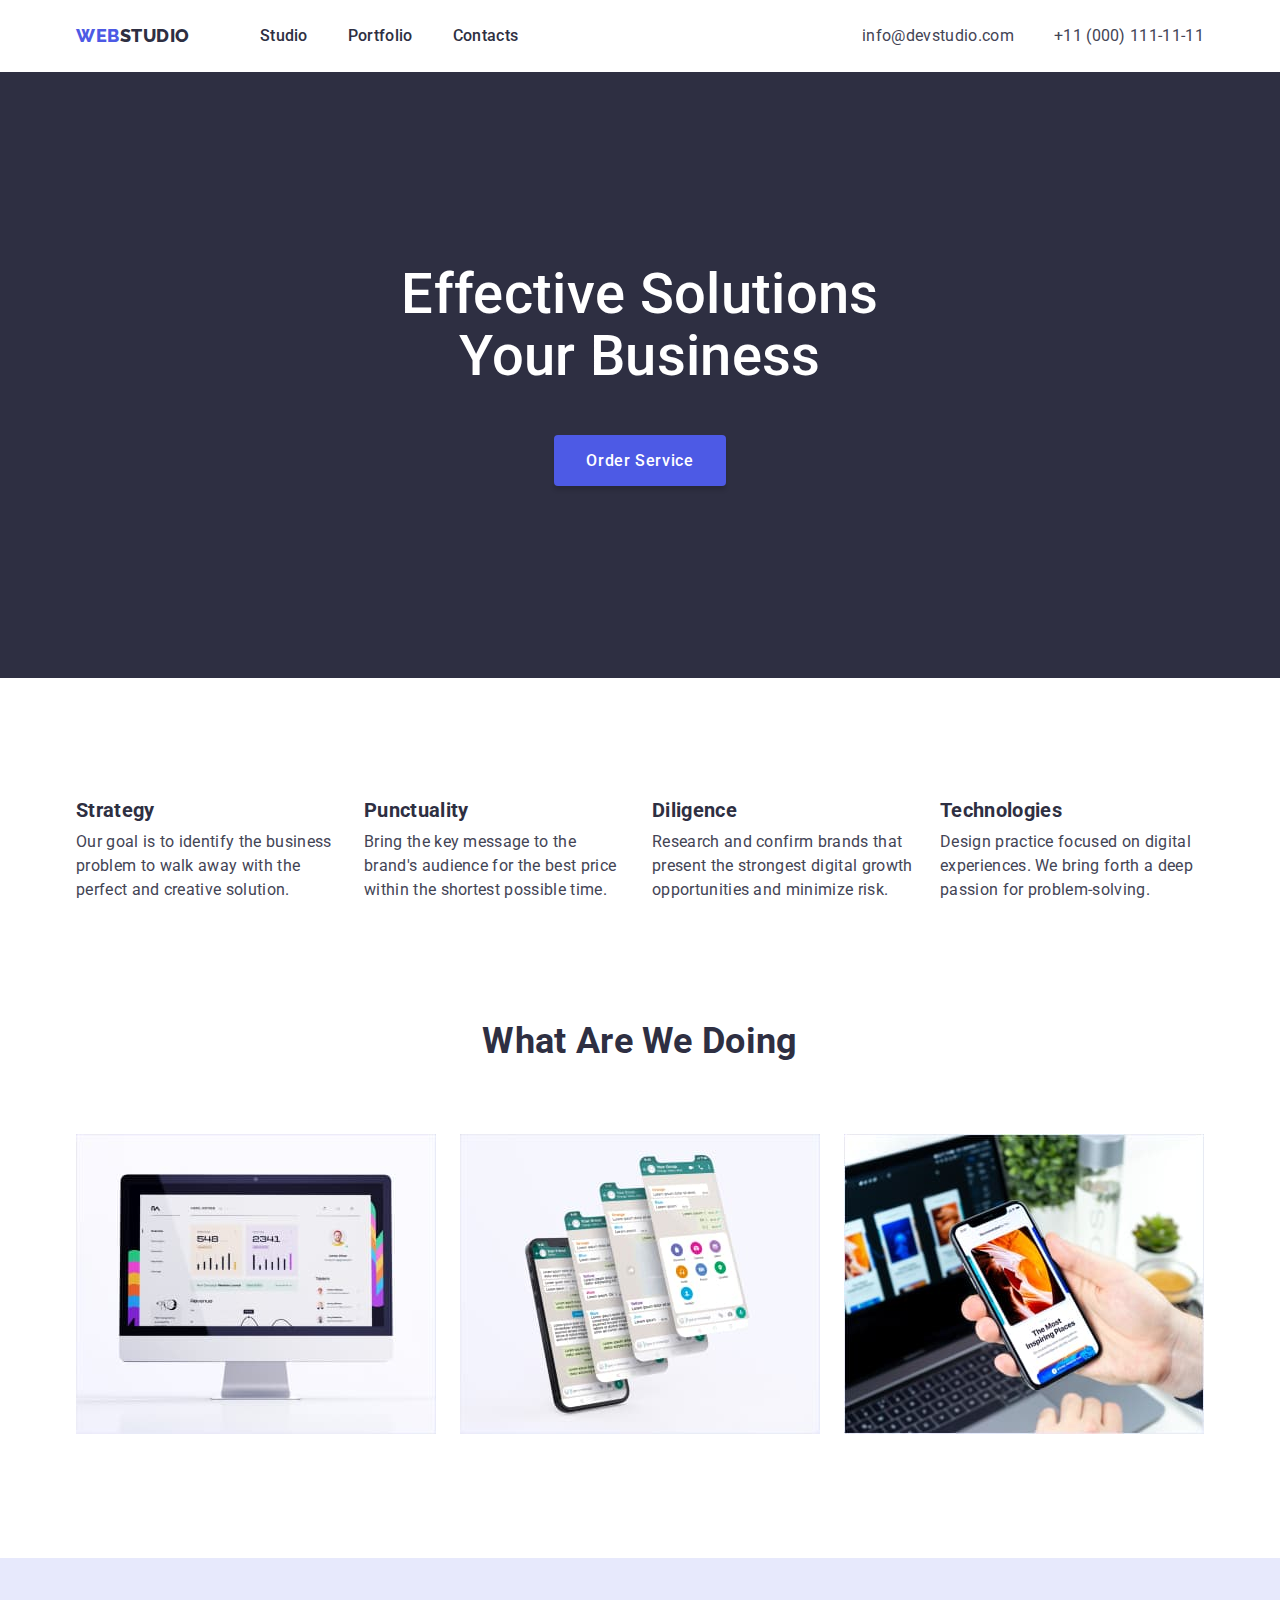
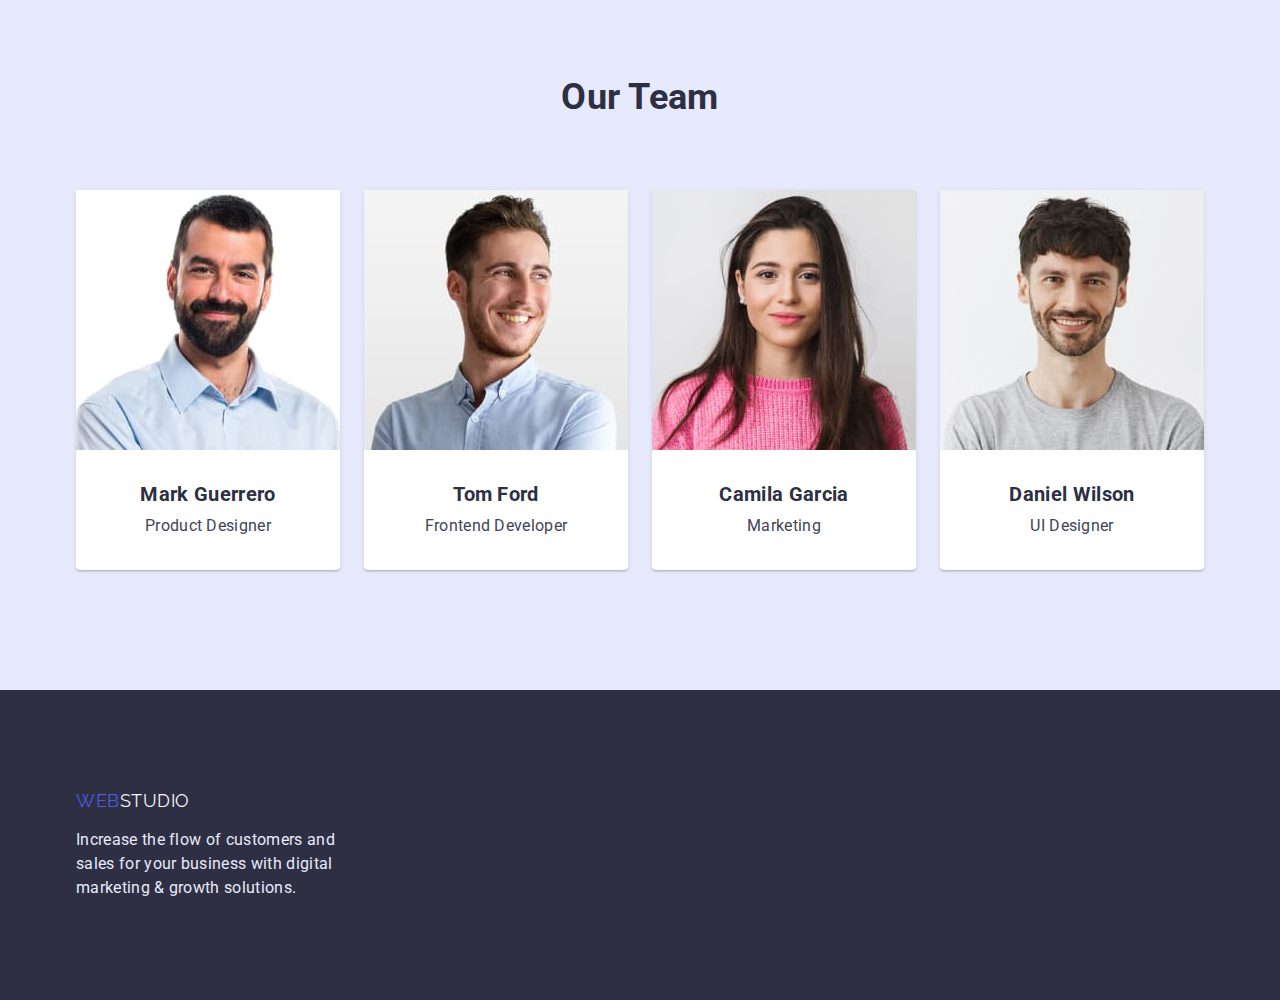
<file: index.html>
<!DOCTYPE html>
<html lang="en">
  <head>
    <meta charset="UTF-8" />
    <meta http-equiv="X-UA-Compatible" content="IE=edge" />
    <meta name="viewport" content="width=device-width , initial-scale=1.0" />
    <title>WebStudio</title>

    <link rel="preconnect" href="https://fonts.googleapis.com" />
    <link rel="preconnect" href="https://fonts.gstatic.com" crossorigin />
    <link href="https://fonts.googleapis.com/css2?family=Raleway:wght@800&family=Roboto:wght@400;500;700;900&display=swap" rel="stylesheet" />

    <link rel="stylesheet" href="https://cdnjs.cloudflare.com/ajax/libs/modern-normalize/1.1.0/modern-normalize.min.css" />
    <link rel="stylesheet" href="./css/styles.css" />
  </head>

  <body>
    <header class="header">
      <div class="container header-list">
        <nav class="header-list">
          <a href="./index.html" class="header-logo link"><span class="logo-decoration">WEB</span>STUDIO</a>
          <ul class="site-nav list header-list">
            <li class="item"><a href="./index.html" class="link">Studio</a></li>
            <li class="item"><a href="./portfolio.html" class="link">Portfolio</a></li>
            <li class="item"><a href="/" class="link">Contacts</a></li>
          </ul>
        </nav>

        <ul class="auth-nav list header-list">
          <li class="item">
            <a href="mailto:info@devstudio.com" class="link">info@devstudio.com</a>
          </li>
          <li class="item">
            <a href="tel:+11(000)111-11-11" class="link">+11 (000) 111-11-11</a>
          </li>
        </ul>
      </div>
    </header>

    <main>
      <section class="hero">
        <div class="container">
          <h1 class="hero-title">
            Effective Solutions<br />
            Your Business
          </h1>
          <button type="button" class="hero-button">Order Service</button>
        </div>
      </section>

      <section class="section">
        <div class="container">
          <h2 hidden>section 2</h2>
          <ul class="list flex">
            <li class="section-two-list">
              <h3 class="title-second">Strategy</h3>
              <p class="text">Our goal is to identify the business problem to walk away with the perfect and creative solution.</p>
            </li>
            <li class="section-two-list">
              <h3 class="title-second">Punctuality</h3>
              <p class="text">Bring the key message to the brand's audience for the best price within the shortest possible time.</p>
            </li>
            <li class="section-two-list">
              <h3 class="title-second">Diligence</h3>
              <p class="text">Research and confirm brands that present the strongest digital growth opportunities and minimize risk.</p>
            </li>
            <li class="section-two-list">
              <h3 class="title-second">Technologies</h3>
              <p class="text">Design practice focused on digital experiences. We bring forth a deep passion for problem-solving.</p>
            </li>
          </ul>
        </div>
      </section>

      <section class="section works">
        <div class="container">
          <h2 class="section-title">What are we doing</h2>
          <ul class="list flex">
            <li>
              <img width="360" height="300" src="./images/photo_1.jpeg" alt="monitor" />
            </li>
            <li>
              <img width="360" height="300" src="./images/photo_2.jpeg" alt="tabs on the device" />
            </li>
            <li>
              <img width="360" height="300" src="./images/photo_3.jpeg" alt="website on a computer and smartphone" />
            </li>
          </ul>
        </div>
      </section>

      <section class="section team">
        <div class="container">
          <h2 class="section-title">Our Team</h2>
          <ul class="list flex">
            <li class="team-member">
              <img width="264" height="260" src="./images/team_1.jpeg" alt="Mark Guerrero's photo" class="images" />
              <div class="name">
                <h3 class="title-second">Mark Guerrero</h3>
                <p class="text">Product Designer</p>
              </div>
            </li>
            <li class="team-member">
              <img width="264" height="260" src="./images/team_2.jpeg" alt="Tom Ford photo's" class="images" />
              <div class="name">
              <h3 class="title-second">Tom Ford</h3>
              <p class="text">Frontend Developer</p>
              </div>
            </li>
            <li class="team-member">
              <img width="264" height="260" src="./images/team_3.jpeg" alt="Camila Garcia's photo" class="images" />
              <div class="name">
              <h3 class="title-second">Camila Garcia</h3>
              <p class="text">Marketing</p>
              </div>
            </li>
            <li class="team-member">
              <img width="264" height="260" src="./images/team_4.jpeg" alt="Daniel Wilson's photo" class="images" />
              <div class="name">
              <h3 class="title-second">Daniel Wilson</h3>
              <p class="text">UI Designer</p>
              </div>
            </li>
          </ul>
        </div>
      </section>
    </main>

    <footer class="footer">
      <div class="container">
        <a href="index.html" class="footer-logo link"><span class="logo-decoration">WEB</span>STUDIO</a>
        <p class="footer-text">Increase the flow of customers and sales for your business with digital marketing & growth solutions.</p>
      </div>
    </footer>
  </body>
</html>
</file>
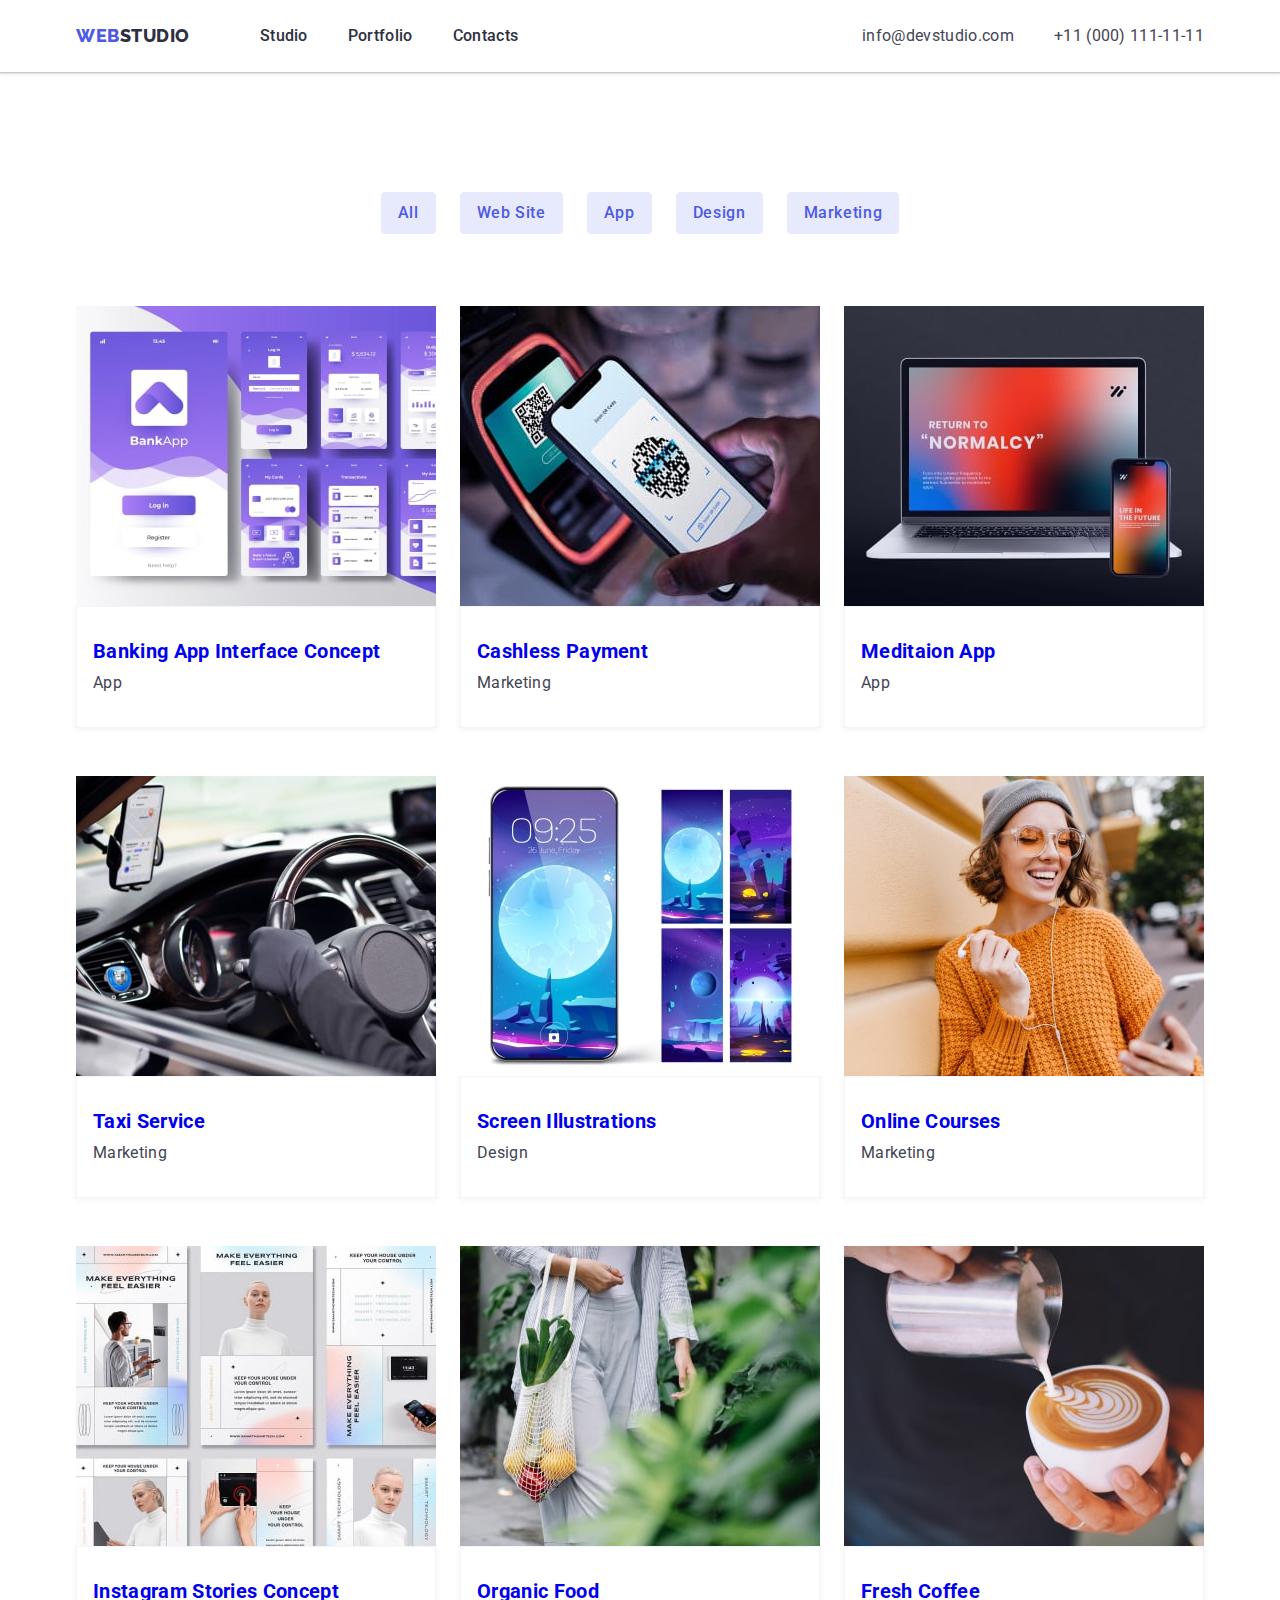
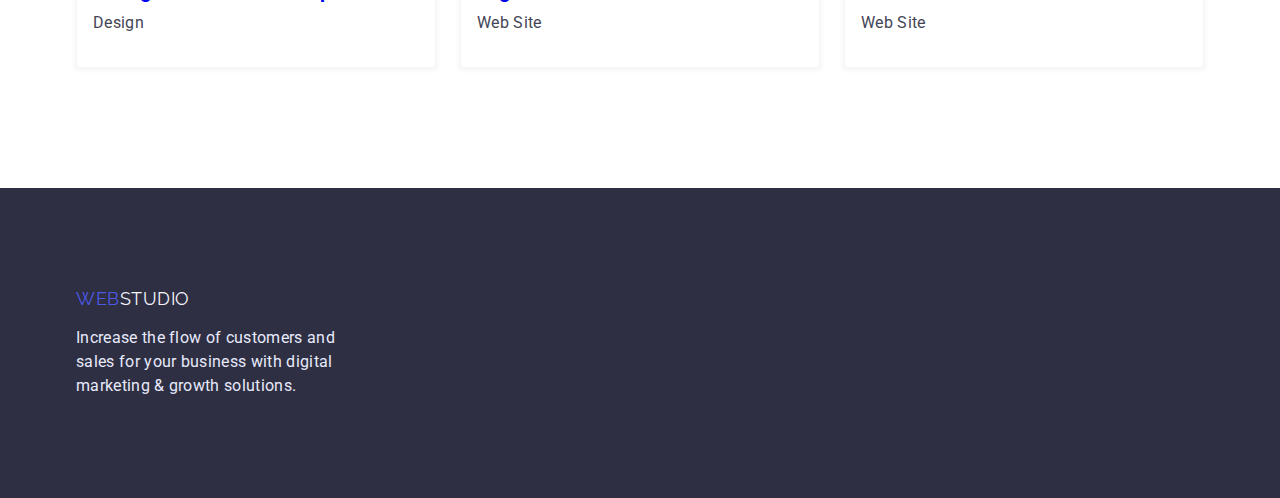
<file: portfolio.html>
<!DOCTYPE html>
<html lang="en">
  <head>
    <meta charset="UTF-8" />
    <meta http-equiv="X-UA-Compatible" content="IE=edge" />
    <meta name="viewport" content="width=device-width , initial-scale=1.0" />
    <title>WebStudio</title>

    <link rel="preconnect" href="https://fonts.googleapis.com" />
    <link rel="preconnect" href="https://fonts.gstatic.com" crossorigin />
    <link href="https://fonts.googleapis.com/css2?family=Raleway:wght@800&family=Roboto:wght@400;500;700;900&display=swap" rel="stylesheet" />

    <link rel="stylesheet" href="https://cdnjs.cloudflare.com/ajax/libs/modern-normalize/1.1.0/modern-normalize.min.css" />
    <link rel="stylesheet" href="./css/styles.css" />
  </head>
  <body>
    <header class="header">
      <div class="container header-list">
        <nav class="header-list">
          <a href="./index.html" class="header-logo link"><span class="logo-decoration">WEB</span>STUDIO</a>
          <ul class="site-nav list header-list">
            <li class="item"><a href="./index.html" class="link">Studio</a></li>
            <li class="item"><a href="./portfolio.html" class="link">Portfolio</a></li>
            <li class="item"><a href="/" class="link">Contacts</a></li>
          </ul>
        </nav>

        <ul class="auth-nav list header-list">
          <li class="item">
            <a href="mailto:info@devstudio.com" class="link">info@devstudio.com</a>
          </li>
          <li class="item">
            <a href="tel:+11(000)111-11-11" class="link">+11 (000) 111-11-11</a>
          </li>
        </ul>
      </div>
    </header>

    <main>
      <section class="section">
        <div class="container">
          <h1 hidden>Portfolio</h1>
          <ul class="filter-flex list">
            <li class="filter-li"><button type="button" class="filter-button">All</button></li>
            <li class="filter-li"><button type="button" class="filter-button">Web Site</button></li>
            <li class="filter-li"><button type="button" class="filter-button">App</button></li>
            <li class="filter-li"><button type="button" class="filter-button">Design</button></li>
            <li class="filter-li"><button type="button" class="filter-button">Marketing</button></li>
          </ul>

          <ul class="list flex section-card">
            <li class="card-element">
              <a href="#" class="cards link">
                <img width="360" height="300" src="./images/img1-min.jpeg" alt="banking App" class="images" />
                <div class="cards-name">
                  <h2 class="title-second">Banking App Interface Concept</h2>
                  <p class="text">App</p>
                </div>
              </a>
            </li>
            <li class="card-element">
              <a href="#" class="cards link">
                <img width="360" height="300" src="./images/img2.jpg" alt="QR Code" class="images" />
                <div class="cards-name">
                  <h2 class="title-second">Cashless Payment</h2>
                  <p class="text">Marketing</p>
                </div>
              </a>
            </li>
            <li class="card-element">
              <a href="#" class="cards link">
                <img width="360" height="300" src="./images/img3-min.jpeg" alt="laptop and phone" class="images" />
                <div class="cards-name">
                  <h2 class="title-second">Meditaion App</h2>
                  <p class="text">App</p>
                </div>
              </a>
            </li>
            <li class="card-element">
              <a href="#" class="cards link">
                <img width="360" height="300" src="./images/img4-min.jpeg" alt="taxi car" class="images" />
                <div class="cards-name">
                  <h2 class="title-second">Taxi Service</h2>
                  <p class="text">Marketing</p>
                </div>
              </a>
            </li>
            <li class="card-element">
              <a href="#" class="cards link">
                <img width="360" height="300" src="./images/img5-min.jpeg" alt="screens of the wallpaper" class="images" />
                <div class="cards-name">
                  <h2 class="title-second">Screen Illustrations</h2>
                  <p class="text">Design</p>
                </div>
              </a>
            </li>
            <li class="card-element">
              <a href="#" class="cards link">
                <img width="360" height="300" src="./images/img6-min.jpeg" alt="girl with phone" class="images" />
                <div class="cards-name">
                  <h2 class="title-second">Online Courses</h2>
                  <p class="text">Marketing</p>
                </div>
              </a>
            </li>
            <li class="card-element">
              <a href="#" class="cards link">
                <img width="360" height="300" src="./images/img7-min.jpeg" alt=" list of stories screens" class="images" />
                <div class="cards-name">
                  <h2 class="title-second">Instagram Stories Concept</h2>
                  <p class="text">Design</p>
                </div>
              </a>
            </li>
            <li class="card-element">
              <a href="#" class="cards link">
                <img width="360" height="300" src="./images/img8-min.jpeg" alt="woman with fruits" class="images" />
                <div class="cards-name">
                  <h2 class="title-second">Organic Food</h2>
                  <p class="text">Web Site</p>
                </div>
              </a>
            </li>
            <li class="card-element">
              <a href="#" class="cards link">
                <img width="360" height="300" src="./images/img9-min.jpeg" alt="cup of coffe" class="images" />
                <div class="cards-name">
                  <h2 class="title-second">Fresh Coffee</h2>
                  <p class="text">Web Site</p>
                </div>
              </a>
            </li>
          </ul>
        </div>
      </section>
    </main>

    <footer class="footer">
      <div class="container">
        <a href="index.html" class="footer-logo link"><span class="logo-decoration">WEB</span>STUDIO</a>
        <p class="footer-text">Increase the flow of customers and sales for your business with digital marketing & growth solutions.</p>
      </div>
    </footer>
  </body>
</html>
</file>
<file: css/styles.css>
html {
    box-sizing: border-box;
}

*,
*::before,
*::after {
    box-sizing: inherit;
}

:root {
    --background-color: #FFFFFF; 
    --primary-brand: #4D5AE5;
    --dark: #2E2F42;
    --text: #434455;
    --accent: #E7E9FC;
    --button-hover: #404BBF;
    --light: #F4F4FD;
}

body {
    color: var(--dark);
    background-color: var(--background-color);

    font-family:'Roboto', sans-serif;
    letter-spacing: 0.02em;
}

/* index.html */

.container {
    margin-left: auto;
    margin-right: auto;
    padding-left: 15px;
    padding-right: 15px;
    width: 1158px;
}

.link {
    text-decoration: none;
}

.list {
    padding: 0;
    list-style: none;
}

ul,
h1,
h2,
h3,
p {
    margin-top: 0;
    margin-bottom: 0;
}

/* header */

.header {
    box-shadow: 0px 2px 1px rgba(46, 47, 66, 0.08),
        0px 1px 1px rgba(46, 47, 66, 0.16),
        0px 1px 6px rgba(46, 47, 66, 0.08);
}

/* logo */

.header-logo {
    margin-right: 70px;
    padding-top: 24px;
    padding-bottom: 24px;

    color: var(--dark);
    font-family: 'Raleway', sans-serif;
    font-weight: 800;
    font-size: 18px;
    line-height: 1.3;
    letter-spacing: 0.03em;
    text-transform: uppercase;
}

.header-logo:hover,
.header-logo:focus {
    color: var(--primary-brand);
}

.logo-decoration {
    color: var(--primary-brand);
}

/* site-nav */

.header-list {
    display: flex;
    align-items: center;
}

.site-nav {
    display: flex;
}

.site-nav .item:not(:last-child) {
    margin-right: 40px;
}

.site-nav .link {
    display: block;
    padding-top: 24px;
    padding-bottom: 24px;
    

    color: var(--dark);
    font-weight: 500;
    font-size: 16px;
    line-height: 1.5;
}

.site-nav .link:hover,
.site-nav .link:focus {
    color: var(--text);
}

.site-nav .link:active {
    color: var(--primary-brand);
}

/* auth-nav */

.auth-nav {
    display: flex;
    margin-left: auto;
}

.auth-nav .link {
    padding-top: 24px;
    padding-bottom: 24px;

    color: var(--text);
    font-size: 16px;
    line-height: 1.5;
}

.auth-nav .link:hover,
.auth-nav .link:focus {
    color: var(--primary-brand);
}

.auth-nav .item + .item {
    margin-left: 40px;
}

/* Main */
.section {
    padding-top: 120px;
    padding-bottom: 120px;
}

/* hero */
 
.hero {
    padding-top: 192px;
    padding-bottom: 192px;

    color: var(--background-color);
    background-color: var(--dark);
    text-align: center;
}

.hero-title {
    font-weight: 500;
    font-size: 56px;
    line-height: 1.1;
}

.hero-button {
    margin-top: 48px;
    padding-left: 32px;
    padding-top: 16px;
    padding-right: 32px;
    padding-bottom: 16px;
    border: none;

    color: var(--background-color);
    background-color: var(--primary-brand);
    cursor:pointer;
    font-family: inherit;
    font-weight: 500;
    font-size: 16px;
    line-height: 1.2;
    letter-spacing: 0.04em;

    box-shadow: 0px 4px 4px rgba(0, 0, 0, 0.15);
    border-radius: 4px;
}

.hero-button:hover,
.hero-button:focus {
    background-color: var(--button-hover);
}



/* section-2*/

.flex {
    display: flex;
    flex-wrap: wrap;
    justify-content: space-between;
}

.section-two-list {
    width: 264px;
}

.title-second {
    font-size: 20px;
    line-height: 1.2;
}

.text {
    margin-top: 8px;

    color: var(--text);
    font-size: 16px;
    line-height: 1.5;
}

/* section-3 */
.works {
    padding-top: 0px;
}

.section-title {
    margin-bottom: 72px;
    font-size: 36px;
    line-height: 1.1;
    text-align: center;
    text-transform: capitalize;
}


/* section-4 */
.team {
    background-color: var(--accent);
}

.team-member {
    background-color: var(--background-color);
    text-align: center;

    box-shadow: 0px 1px 6px rgba(46, 47, 66, 0.08),
    0px 1px 1px rgba(46, 47, 66, 0.16),
    0px 2px 1px rgba(46, 47, 66, 0.08);
    border-radius: 0px 0px 4px 4px;
}

.team-member:not(:last-child) {
    margin-right: 24px;
}

.images {
    display: block;
}

.name {
    padding-top: 32px;
    padding-bottom: 32px;
}

/* footer */
.footer {
    padding-top: 100px;
    padding-bottom: 100px;

    background-color: var(--dark);
}

.footer-logo {
    color: var(--light);
    font-family: 'Raleway', sans-serif;
    font-size: 18px;
    line-height: 1.2;
    letter-spacing: 0.03em;
}

.footer-logo:hover,
.footer-logo:focus {
    color: var(--primary-brand);
}

.footer-text {
    padding-top: 16px;
    width: 264px;

    color: var(--accent);
    font-size: 16px;
    line-height: 1.5;
}


/* portfolio.html */

/* Filter */

.filter-flex {
    display: flex;
    flex-wrap: wrap;
    justify-content: center;
}

.filter-li:not(:last-child) {
    margin-right: 24px;
}

.filter-button {
    padding-top: 8px;
    padding-bottom: 8px;
    padding-left: 16px;
    padding-right: 16px;

    color: var(--primary-brand);
    background-color: var(--accent);
    border: 1px solid #E7E9FC;
    border-radius: 4px;
    cursor: pointer;
    font-family: inherit;
    font-weight: 500;
    font-size: 16px;
    line-height: 1.5;
    letter-spacing: 0.04em;
}

.filter-button:hover,
.filter-button:focus {
    color: var(--background-color);
    background-color: var(--primary-brand);
}


/* section cards */
.section-card {
    margin-top: 72px;
}

.cards-name {
    padding-left: 16px;
    padding-top: 32px;
    padding-bottom: 32px;

    border: 0.5px solid #F4F4FD;
    box-shadow: 0px 1px 6px rgba(46, 47, 66, 0.08);
}

.card-element {
    margin-left: 24px;
} 

.card-element:nth-child(3n + 1) {
    margin-left:0px;
}

.card-element:nth-child(-n + 6) {
    margin-bottom: 48px;
}
</file>
